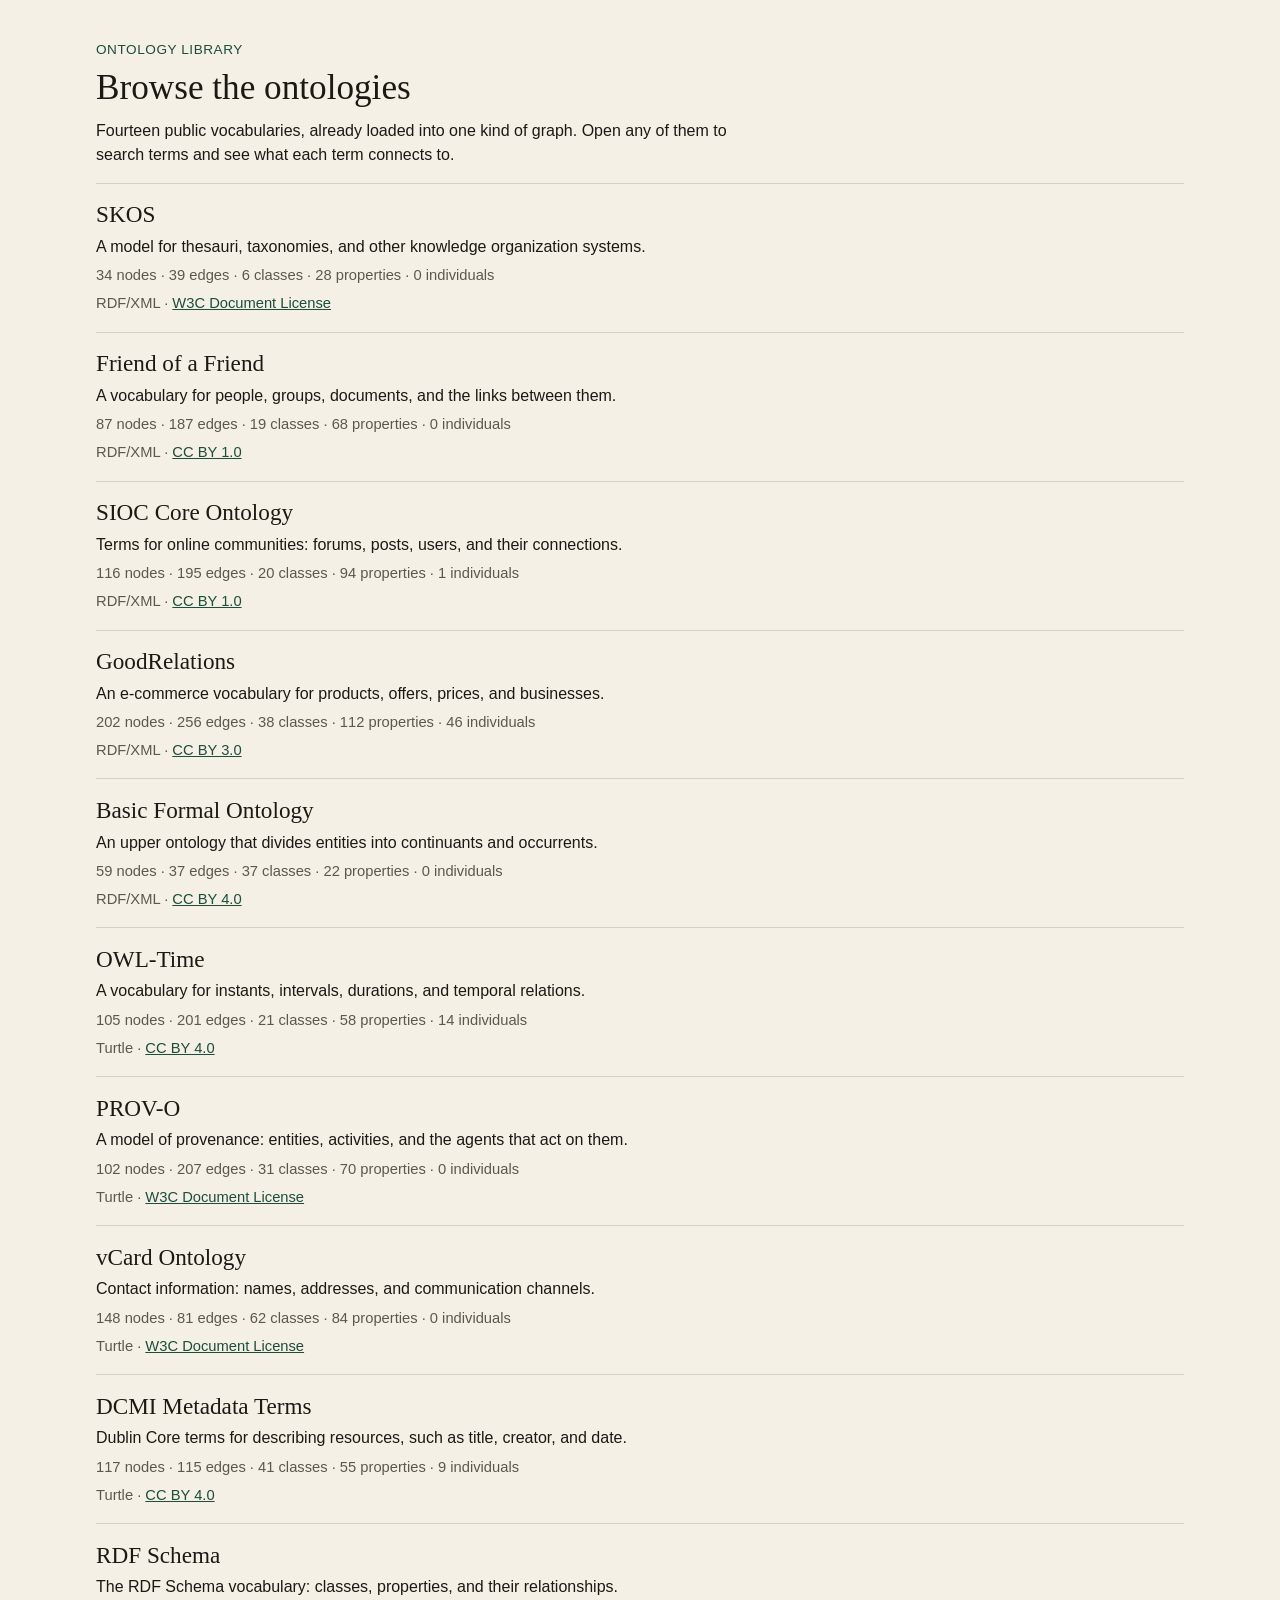
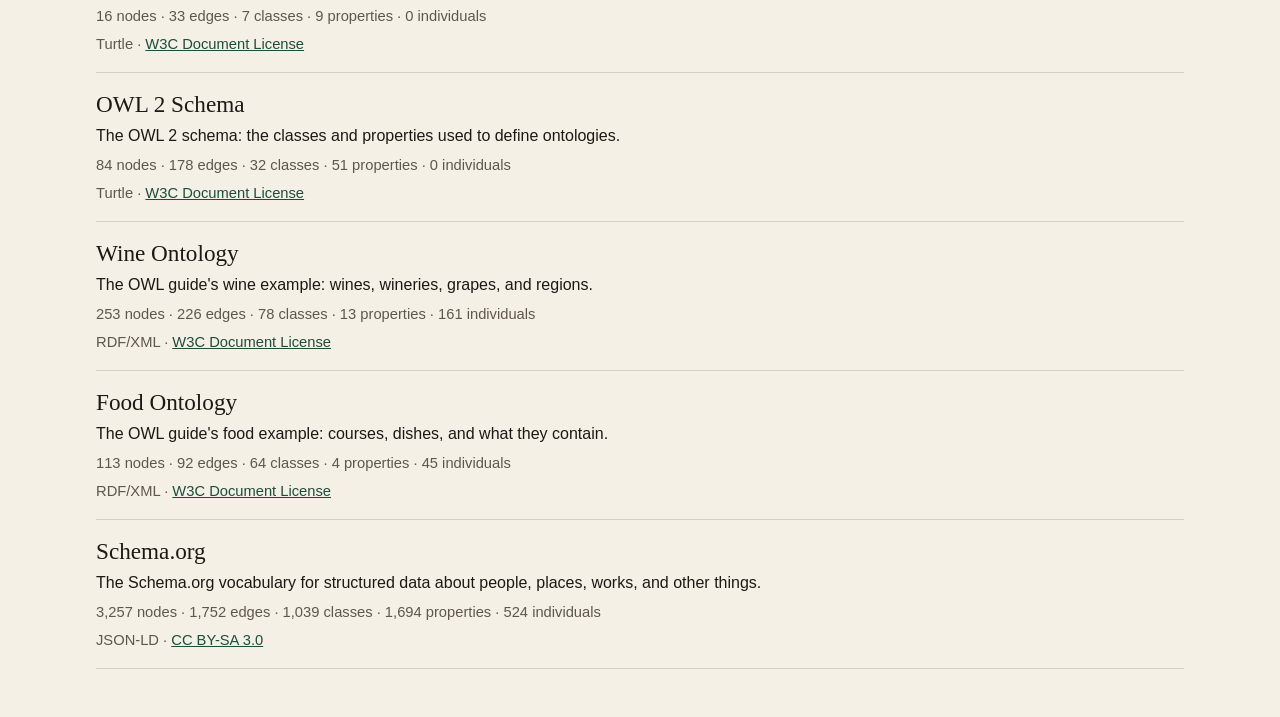
<file: docs/index.html>
<!DOCTYPE html>
<html lang="en">
<head>
  <meta charset="utf-8">
  <meta name="viewport" content="width=device-width, initial-scale=1">
  <title>Ontology library</title>
  <link rel="icon" href="data:,">
  <link rel="stylesheet" href="site.css">
</head>
<body data-page="index">
  <header class="top">
    <p class="mark">Ontology library</p>
    <h1>Browse the ontologies</h1>
    <p class="lede">Fourteen public vocabularies, already loaded into one kind of graph. Open any of them to search terms and see what each term connects to.</p>
  </header>
  <main id="catalog">
    <p class="hint">Loading the catalog…</p>
  </main>
  <script src="site.js"></script>
</body>
</html>
</file>
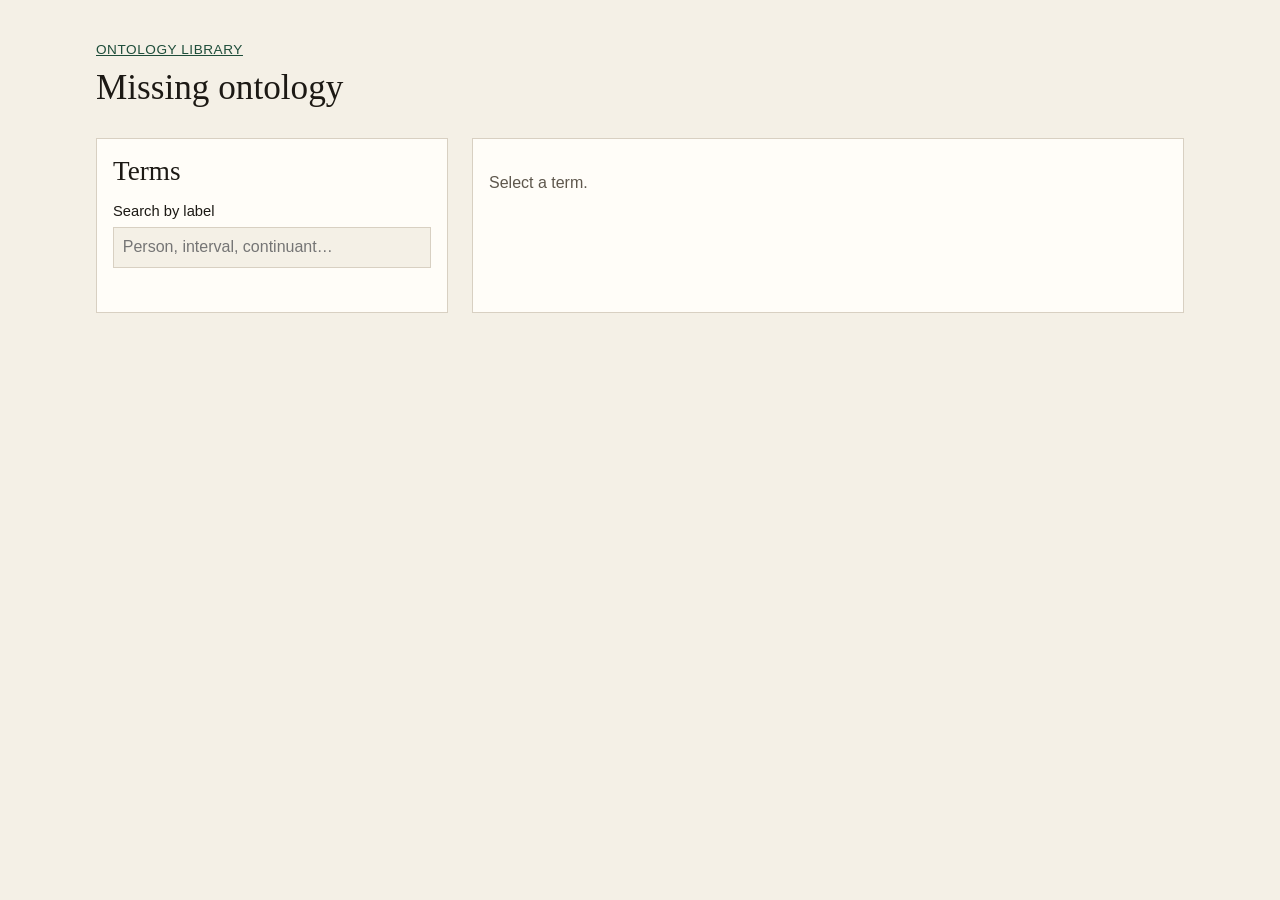
<file: docs/ontology.html>
<!DOCTYPE html>
<html lang="en">
<head>
  <meta charset="utf-8">
  <meta name="viewport" content="width=device-width, initial-scale=1">
  <title>Ontology</title>
  <link rel="icon" href="data:,">
  <link rel="stylesheet" href="site.css">
</head>
<body data-page="ontology">
  <header class="top">
    <p class="mark"><a href="index.html">Ontology library</a></p>
    <h1 id="title">Loading…</h1>
    <p class="lede" id="summary"></p>
    <p class="meta" id="meta"></p>
  </header>
  <main class="split">
    <section class="finder" aria-labelledby="finder-label">
      <h2 id="finder-label">Terms</h2>
      <label for="q">Search by label</label>
      <input id="q" type="search" autocomplete="off" placeholder="Person, interval, continuant…">
      <div id="filters" class="filters"></div>
      <p id="match-count" class="hint"></p>
      <ul id="results"></ul>
    </section>
    <section class="detail" id="detail" aria-live="polite">
      <p class="hint">Select a term.</p>
    </section>
  </main>
  <script src="site.js"></script>
</body>
</html>
</file>
<file: docs/site.css>
:root {
  --paper: #f4f0e6;
  --ink: #1c1914;
  --muted: #5e574c;
  --line: #d8d0c2;
  --pine: #1e4d3a;
  --wash: #e5f0ea;
  --panel: #fffdf8;
}

* { box-sizing: border-box; }

body {
  margin: 0;
  background: var(--paper);
  color: var(--ink);
  font-family: "Segoe UI", "Helvetica Neue", Helvetica, Arial, sans-serif;
  font-size: 16px;
  line-height: 1.5;
}

a { color: var(--pine); }

a:hover { text-decoration: none; }

:focus-visible {
  outline: 2px solid var(--pine);
  outline-offset: 2px;
}

.top, .split, #catalog {
  width: min(68rem, calc(100% - 2rem));
  margin-left: auto;
  margin-right: auto;
}

.top { padding: 2.5rem 0 1rem; }

.mark {
  margin: 0 0 0.4rem;
  color: var(--pine);
  font-size: 0.85rem;
  letter-spacing: 0.04em;
  text-transform: uppercase;
}

h1, h2, h3 {
  font-family: Georgia, "Iowan Old Style", "Palatino Linotype", serif;
  font-weight: 500;
  line-height: 1.2;
}

h1 { margin: 0 0 0.6rem; font-size: 2.2rem; }

h2 { margin: 0 0 0.8rem; font-size: 1.7rem; }

h3 {
  margin: 1.2rem 0 0.3rem;
  font-size: 1rem;
  color: var(--muted);
}

.lede { margin: 0; max-width: 40rem; }

.meta, .hint, .counts { color: var(--muted); }

.meta { margin: 0.8rem 0 0; }

.catalog {
  list-style: none;
  margin: 0 0 3rem;
  padding: 0;
  border-top: 1px solid var(--line);
}

.catalog li {
  padding: 1.1rem 0;
  border-bottom: 1px solid var(--line);
}

.catalog h2 { margin: 0; font-size: 1.45rem; }

.catalog h2 a { text-decoration: none; color: var(--ink); }

.catalog h2 a:hover { color: var(--pine); }

.catalog p { margin: 0.35rem 0 0; }

.counts { font-size: 0.92rem; }

.split {
  display: grid;
  grid-template-columns: minmax(16rem, 22rem) minmax(0, 1fr);
  gap: 1.5rem;
  padding-bottom: 3rem;
}

.finder, .detail {
  background: var(--panel);
  border: 1px solid var(--line);
  padding: 1rem;
}

label { display: block; margin-bottom: 0.3rem; font-size: 0.92rem; }

input[type="search"] {
  width: 100%;
  padding: 0.45rem 0.55rem;
  border: 1px solid var(--line);
  background: var(--paper);
  color: var(--ink);
  font: inherit;
}

.filters { display: flex; flex-wrap: wrap; gap: 0.35rem; margin: 0.8rem 0 0.4rem; }

.filters button, .results button, .neighbors button {
  font: inherit;
  color: var(--ink);
  background: transparent;
  border: 1px solid var(--line);
  cursor: pointer;
}

.filters button { padding: 0.2rem 0.5rem; }

.filters button[aria-pressed="true"] {
  background: var(--wash);
  border-color: var(--pine);
  color: var(--pine);
}

#results, .neighbors {
  list-style: none;
  margin: 0;
  padding: 0;
}

#results { max-height: calc(100vh - 18rem); overflow: auto; }

#results li + li, .neighbors li + li { margin-top: 0.25rem; }

#results button, .neighbors button {
  width: 100%;
  text-align: left;
  padding: 0.35rem 0.45rem;
}

#results button[aria-pressed="true"] { background: var(--wash); }

.kind {
  display: inline-block;
  min-width: 5.2rem;
  margin-right: 0.4rem;
  color: var(--muted);
  font-size: 0.78rem;
  text-transform: lowercase;
}

.iri { word-break: break-all; }

@media (max-width: 800px) {
  .split { grid-template-columns: 1fr; }
  #results { max-height: 40vh; }
  h1 { font-size: 1.8rem; }
}
</file>
